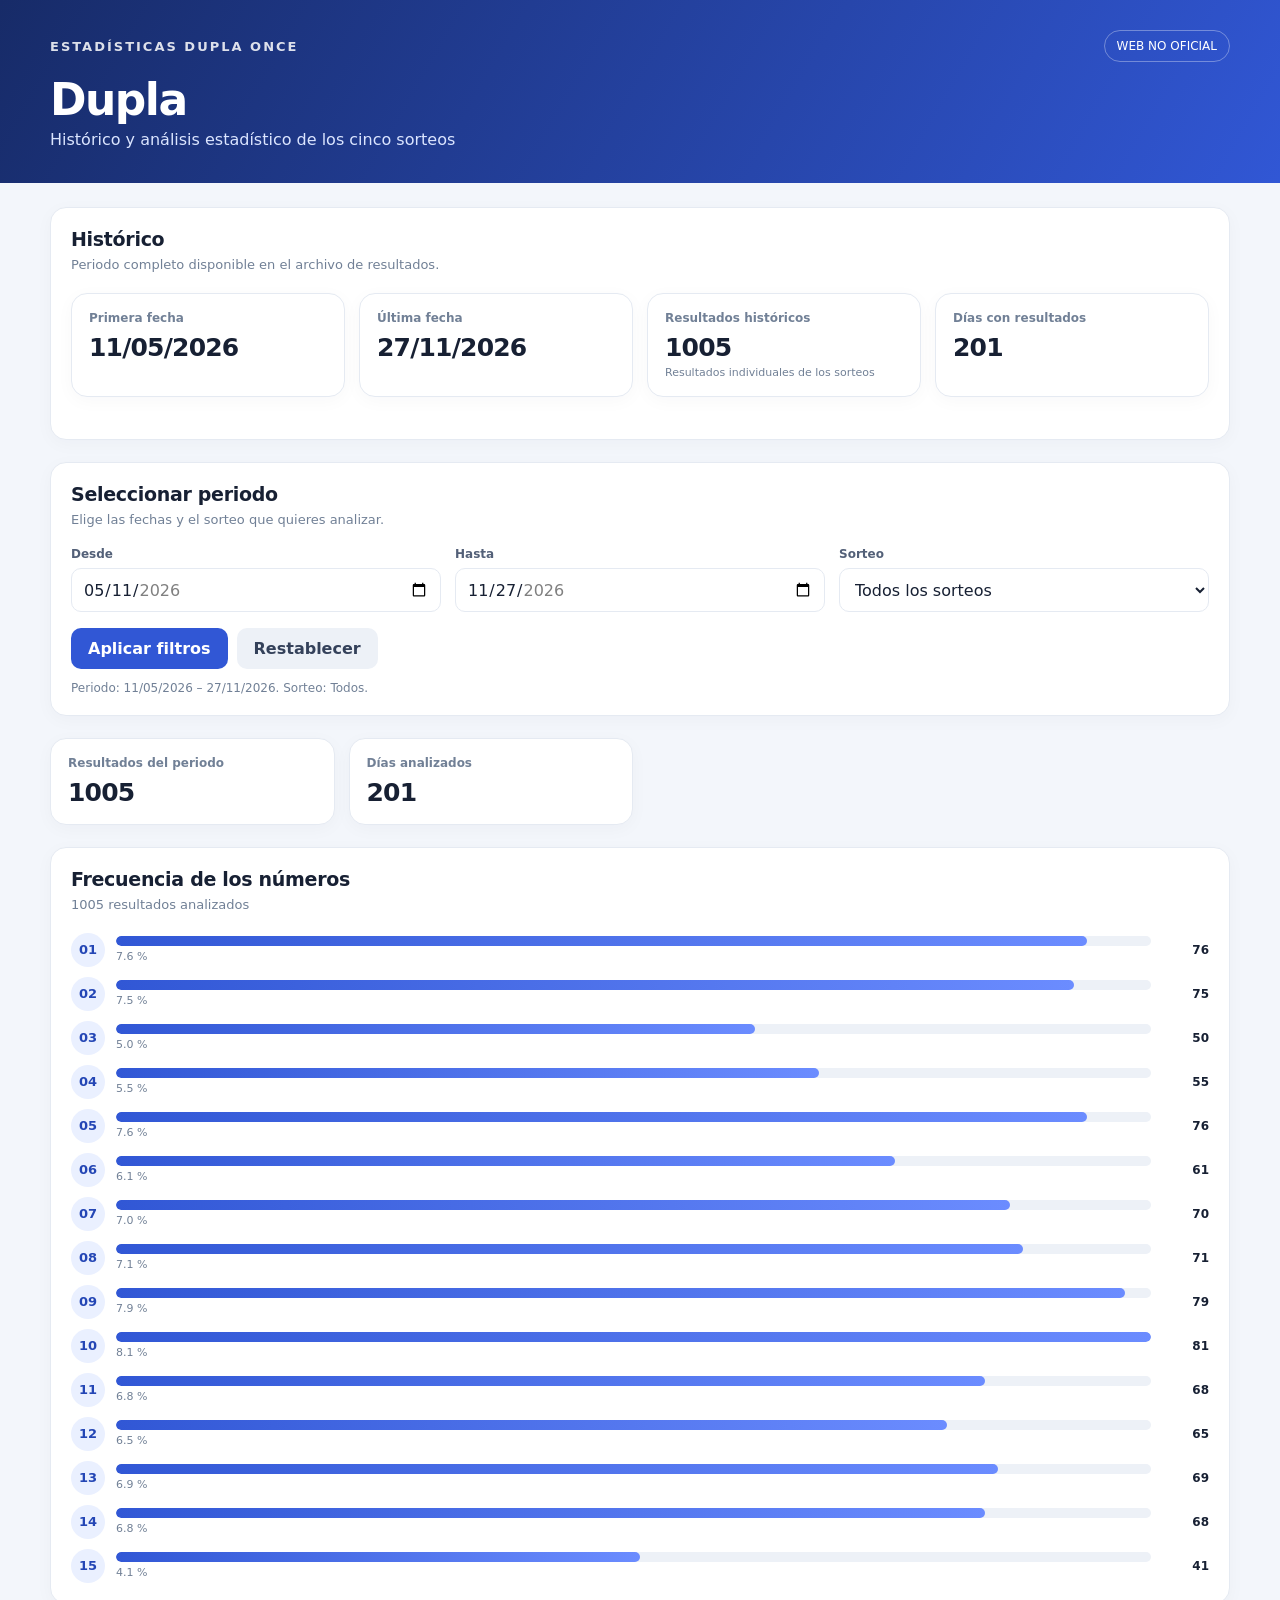
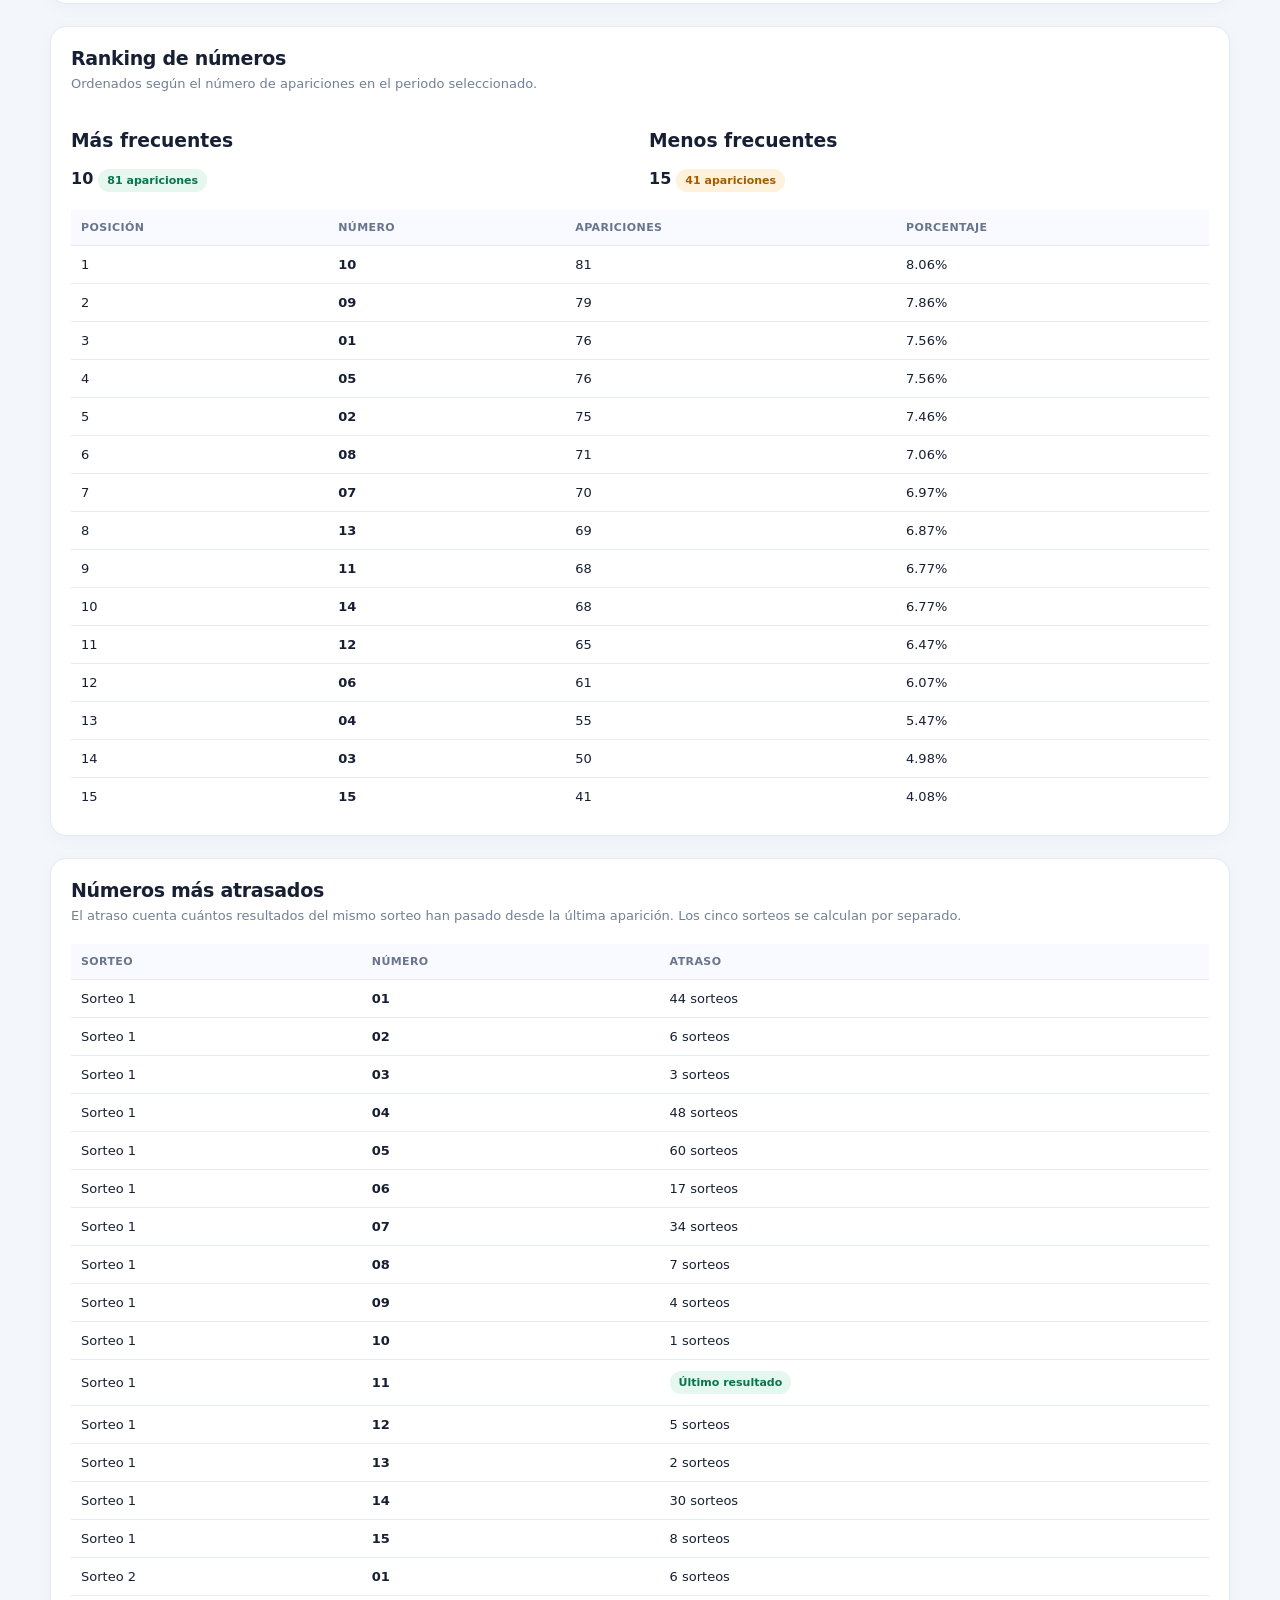
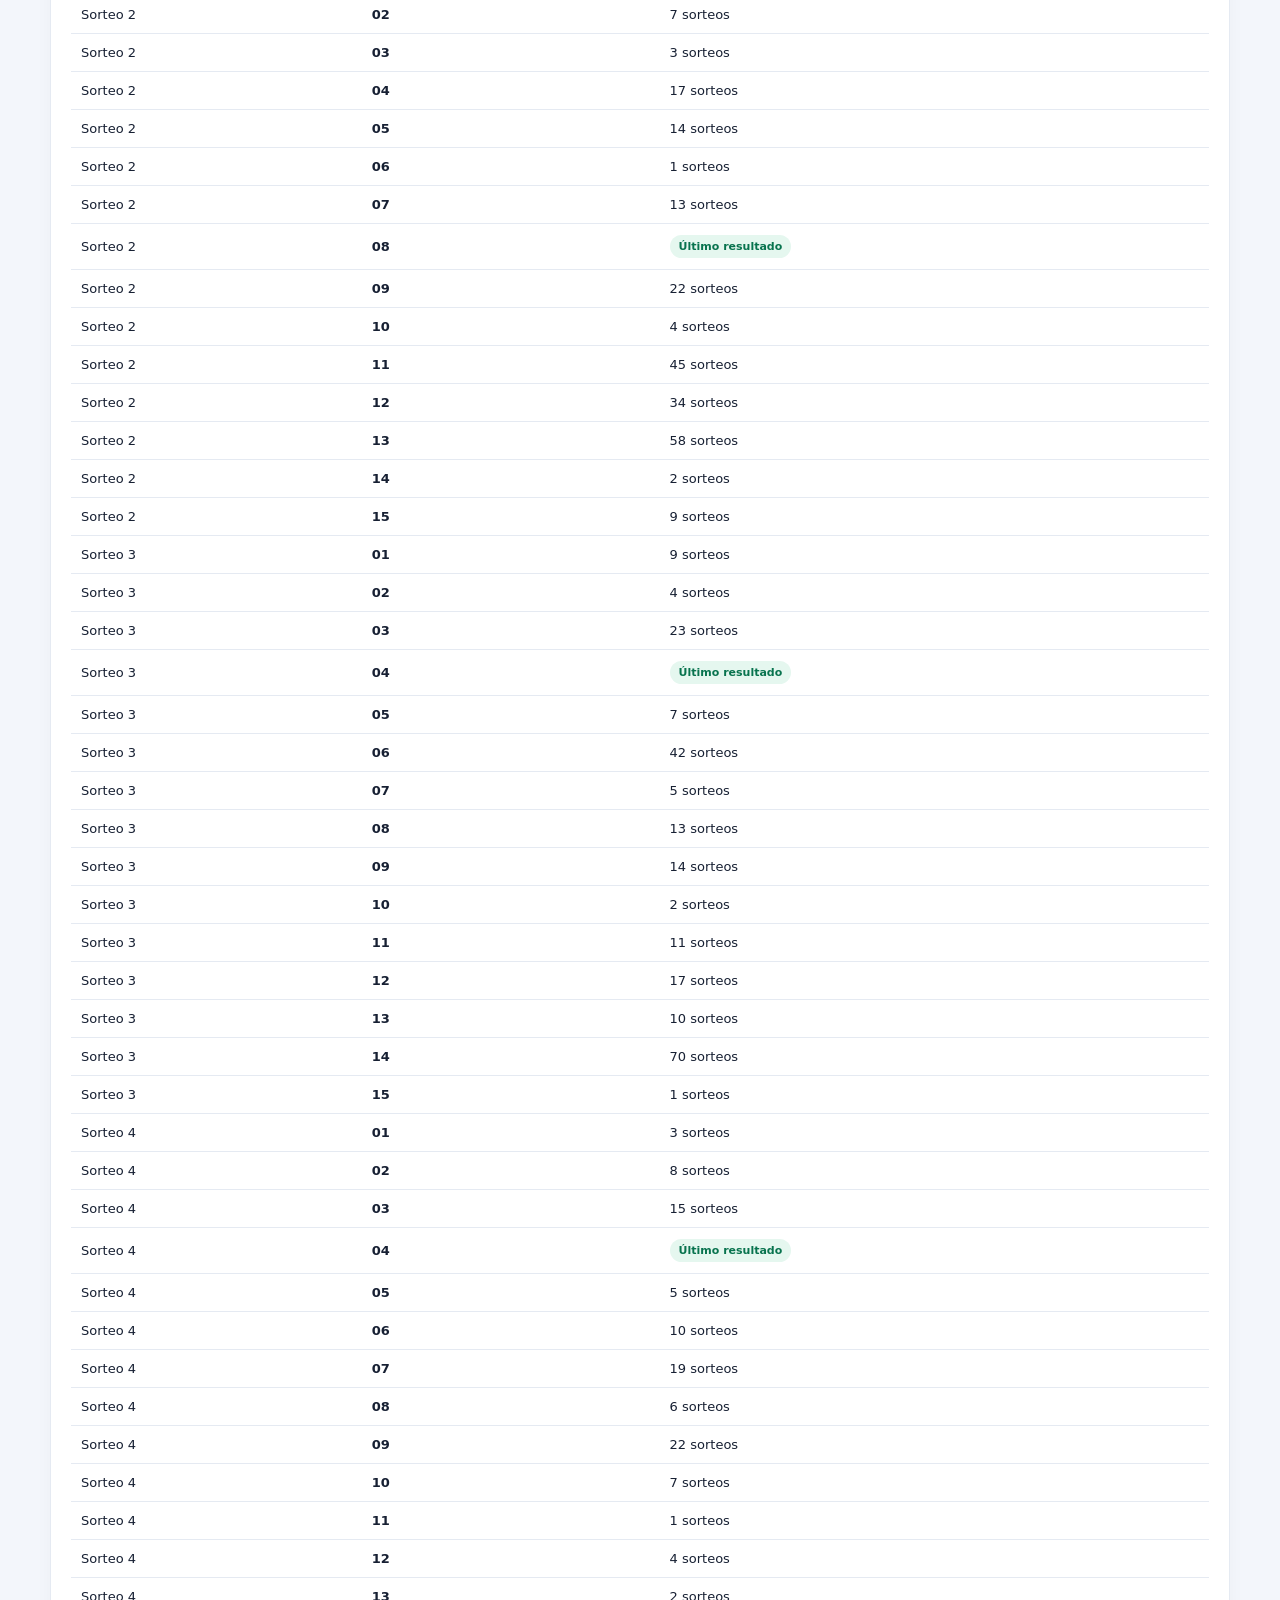
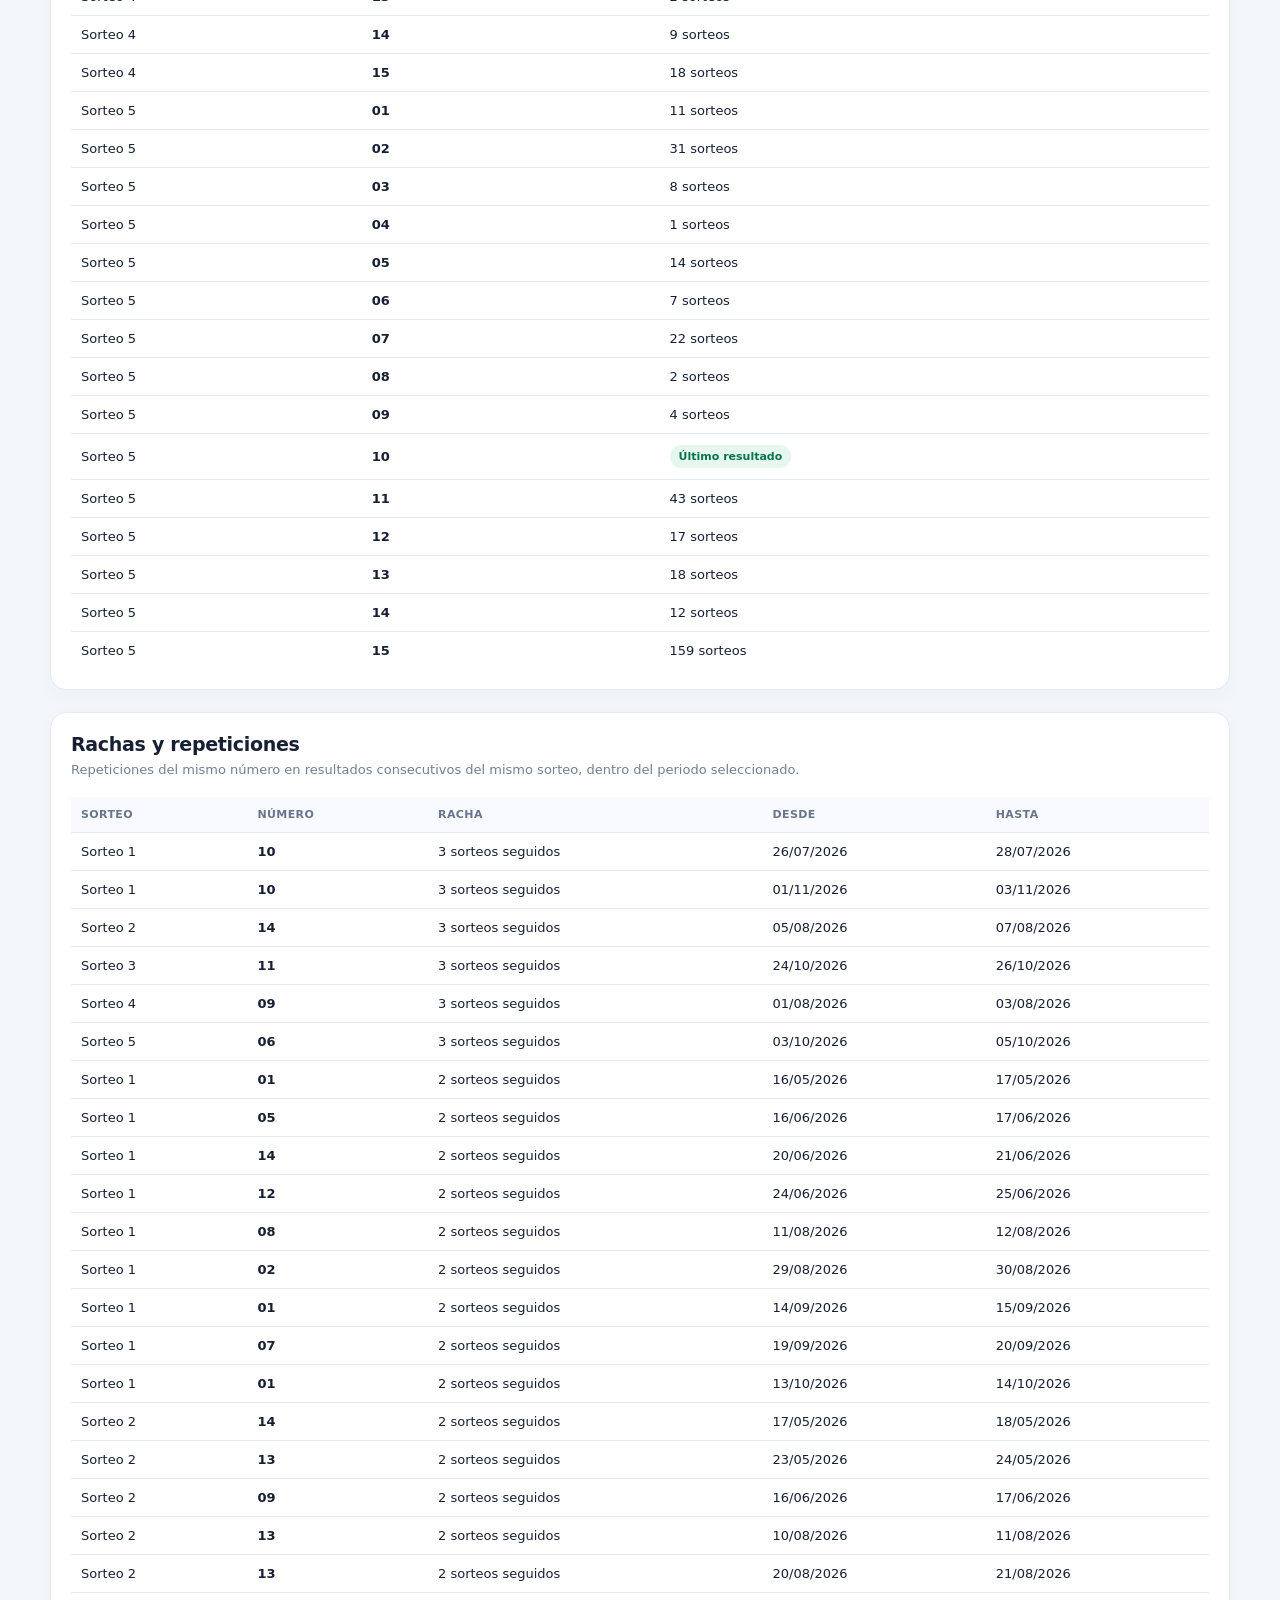
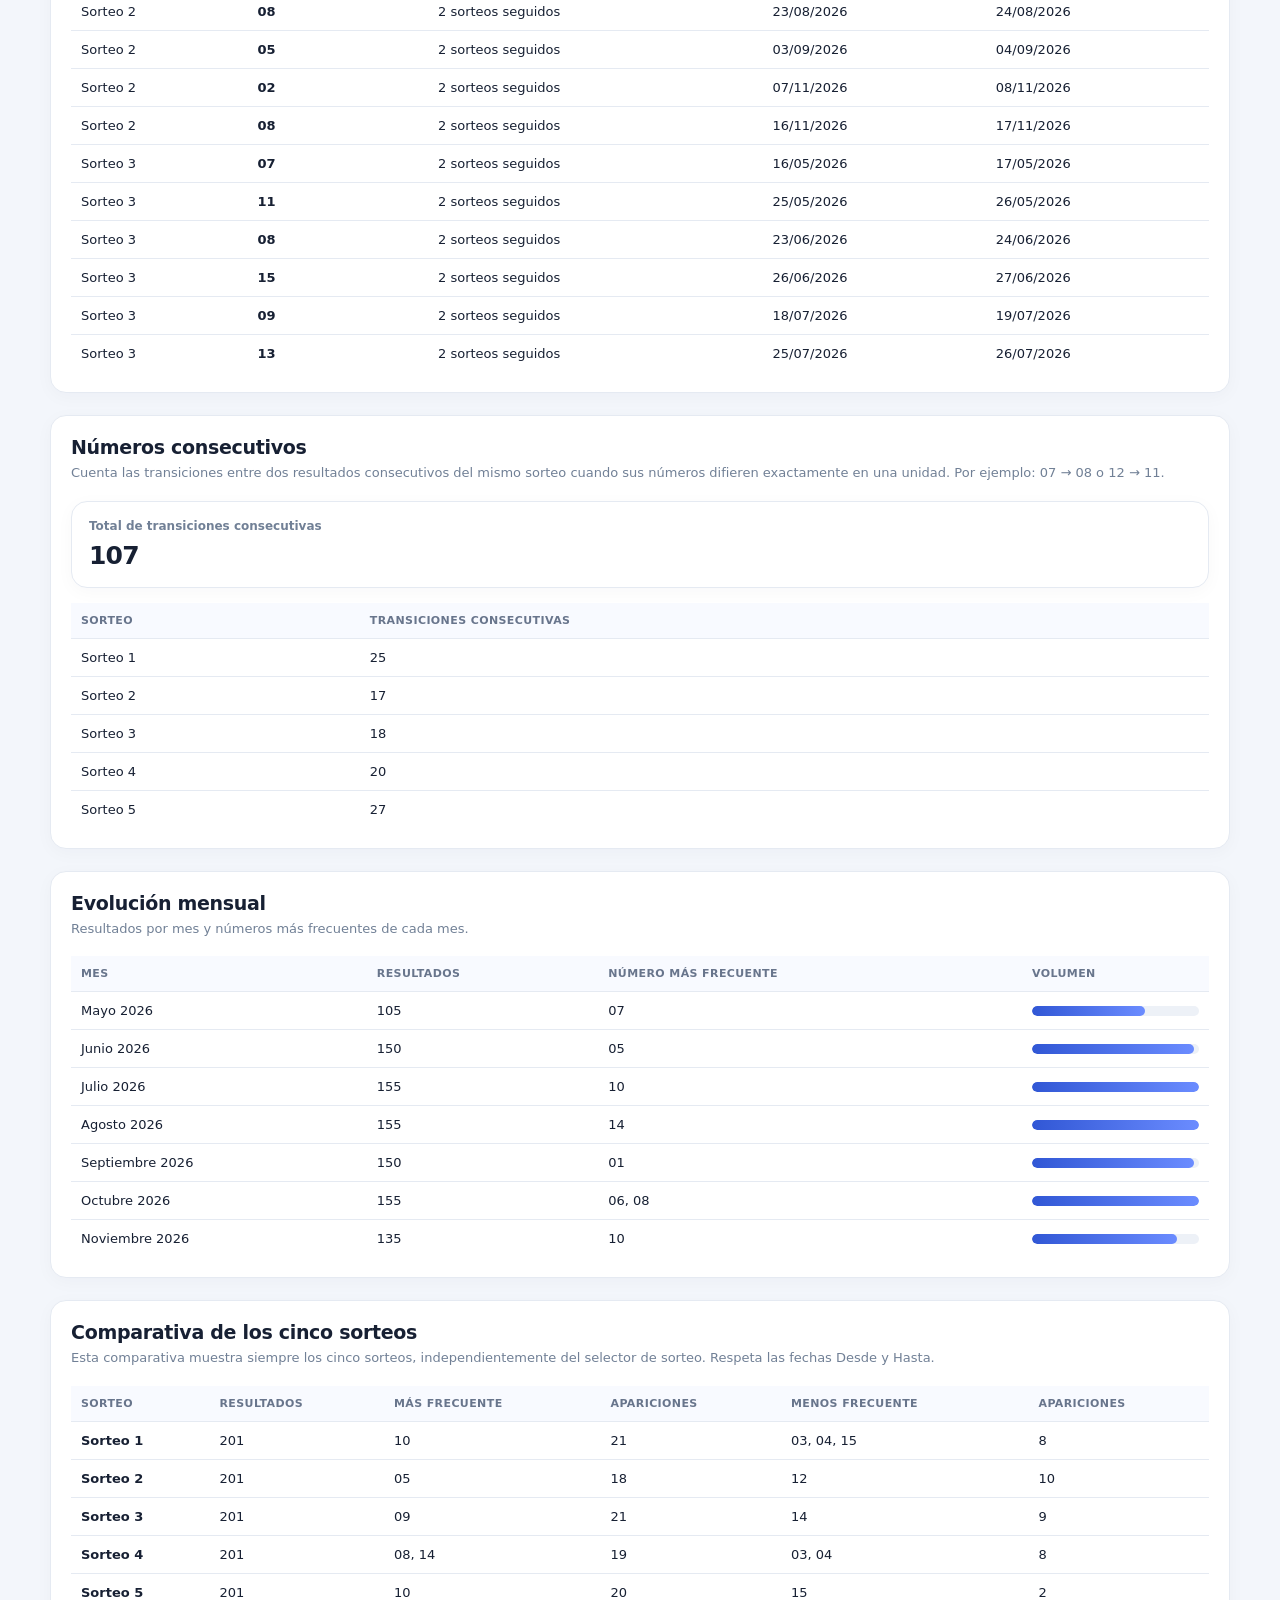
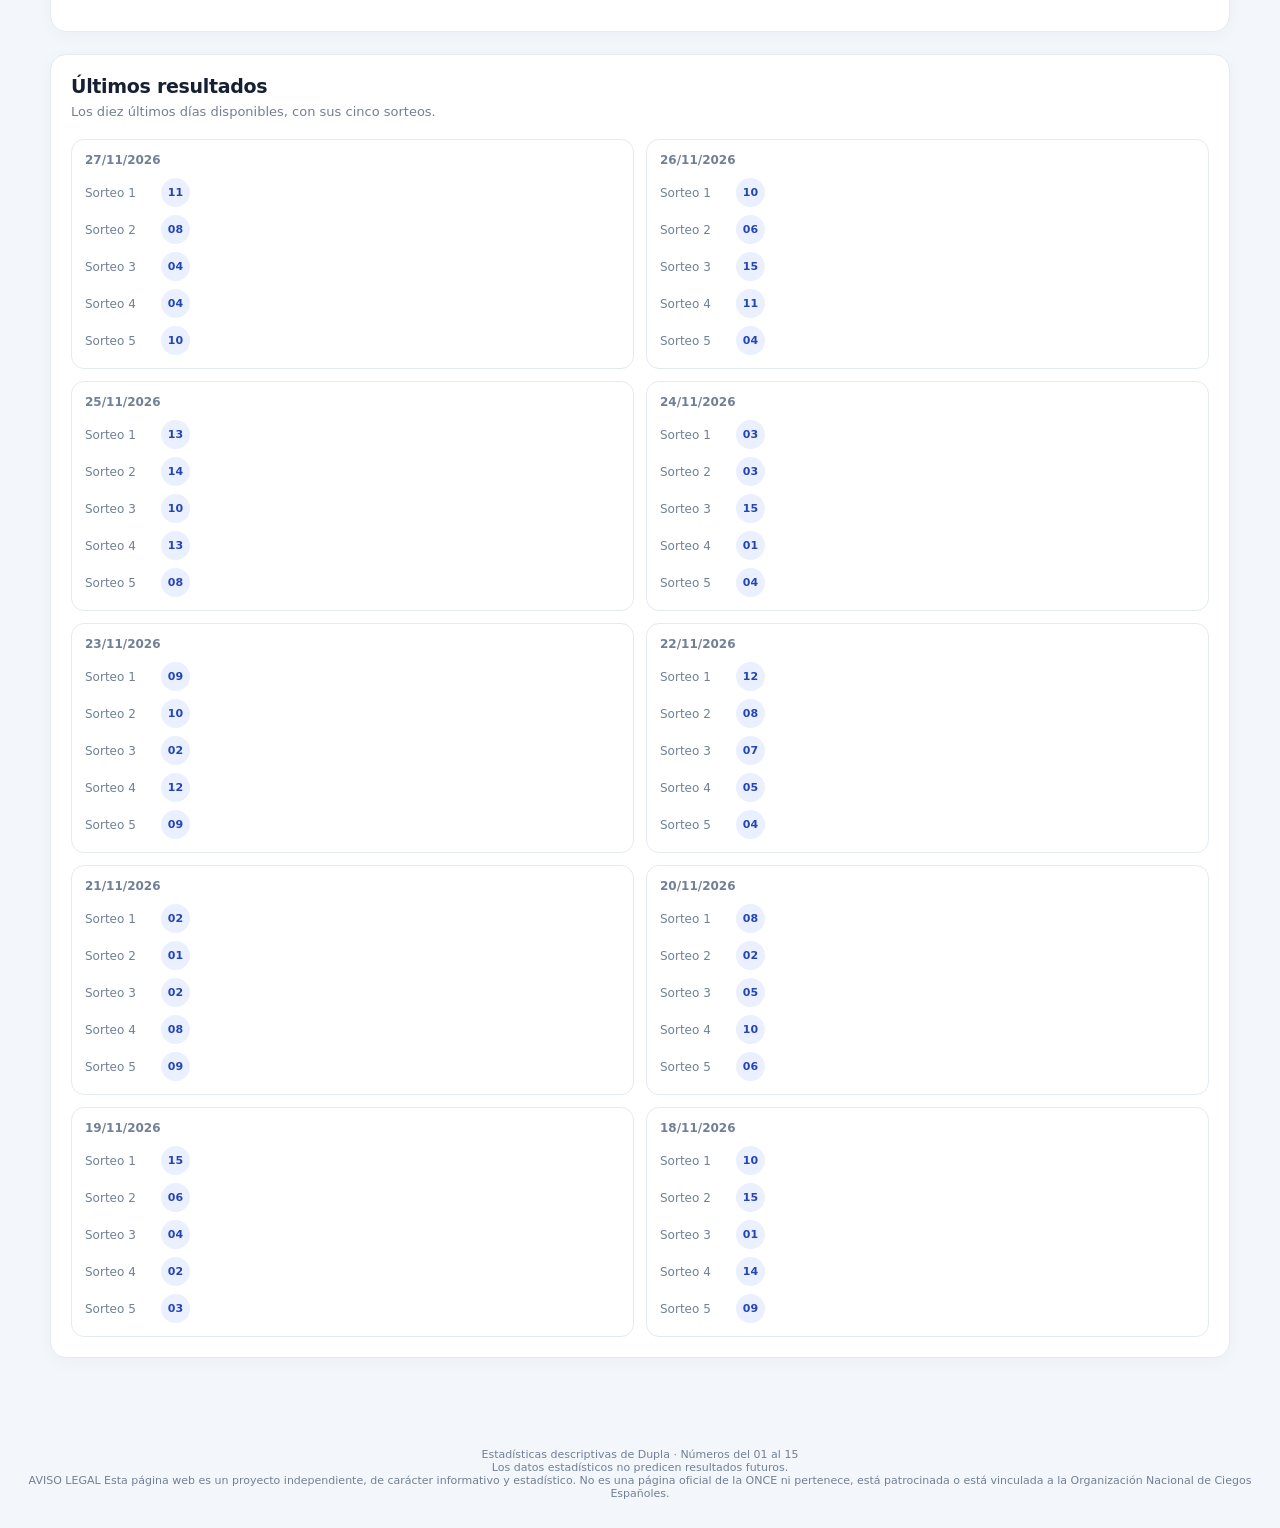
<file: index.html>
<!DOCTYPE html>
<html lang="es">
<head>
  <meta charset="UTF-8">
  <meta name="viewport" content="width=device-width, initial-scale=1.0">
  <meta name="theme-color" content="#172b68">
  <meta name="description" content="Estadísticas e histórico del sorteo ONCE Dupla.">
  <title>Dupla | Estadísticas</title>
  <link rel="stylesheet" href="style.css">
  <script src="stats.js" defer></script>
</head>
<body>

<header>
  <div class="container">
    <div class="header-top">
      <div class="logo">ESTADÍSTICAS DUPLA ONCE</div>
      <div class="header-tag">WEB NO OFICIAL</div>
    </div>
    <h1>Dupla</h1>
    <p>Histórico y análisis estadístico de los cinco sorteos</p>
  </div>
</header>

<main class="container">

  <section class="panel">
    <h2 class="section-title">Histórico</h2>
    <p class="section-subtitle">
      Periodo completo disponible en el archivo de resultados.
    </p>

    <div class="stats-grid">
      <div class="stat-card">
        <div class="stat-label">Primera fecha</div>
        <div class="stat-value" id="primeraFecha">—</div>
      </div>
      <div class="stat-card">
        <div class="stat-label">Última fecha</div>
        <div class="stat-value" id="ultimaFecha">—</div>
      </div>
      <div class="stat-card">
        <div class="stat-label">Resultados históricos</div>
        <div class="stat-value" id="totalHistorico">—</div>
        <div class="stat-note">Resultados individuales de los sorteos</div>
      </div>
      <div class="stat-card">
        <div class="stat-label">Días con resultados</div>
        <div class="stat-value" id="diasHistorico">—</div>
      </div>
    </div>
  </section>

  <section class="panel">
    <h2 class="section-title">Seleccionar periodo</h2>
    <p class="section-subtitle">
      Elige las fechas y el sorteo que quieres analizar.
    </p>

    <div class="filter-grid">
      <div class="field">
        <label for="desde">Desde</label>
        <input type="date" id="desde">
      </div>

      <div class="field">
        <label for="hasta">Hasta</label>
        <input type="date" id="hasta">
      </div>

      <div class="field">
        <label for="sorteo">Sorteo</label>
        <select id="sorteo">
          <option value="todos">Todos los sorteos</option>
          <option value="1">Sorteo 1</option>
          <option value="2">Sorteo 2</option>
          <option value="3">Sorteo 3</option>
          <option value="4">Sorteo 4</option>
          <option value="5">Sorteo 5</option>
        </select>
      </div>
    </div>

    <div class="filter-actions">
      <button class="btn btn-primary" id="aplicar">Aplicar filtros</button>
      <button class="btn btn-secondary" id="reiniciar">Restablecer</button>
    </div>

    <div class="status" id="estado">Cargando histórico…</div>
  </section>

  <section class="stats-grid">
    <div class="stat-card">
      <div class="stat-label">Resultados del periodo</div>
      <div class="stat-value" id="totalFiltrado">—</div>
    </div>
    <div class="stat-card">
      <div class="stat-label">Días analizados</div>
      <div class="stat-value" id="diasFiltrados">—</div>
    </div>
  </section>

  <section class="section-card">
    <h2 class="section-title">Frecuencia de los números</h2>
    <p class="section-subtitle" id="frecuenciaTotal">
      Apariciones de cada número del 01 al 15.
    </p>
    <div class="number-bars" id="frecuencias"></div>
  </section>

  <section class="section-card">
    <h2 class="section-title">Ranking de números</h2>
    <p class="section-subtitle">
      Ordenados según el número de apariciones en el periodo seleccionado.
    </p>

    <div class="two-columns">
      <div>
        <h3>Más frecuentes</h3>
        <div id="masFrecuentes"></div>
      </div>
      <div>
        <h3>Menos frecuentes</h3>
        <div id="menosFrecuentes"></div>
      </div>
    </div>

    <div class="table-wrap" style="margin-top:18px">
      <table>
        <thead>
          <tr>
            <th>Posición</th>
            <th>Número</th>
            <th>Apariciones</th>
            <th>Porcentaje</th>
          </tr>
        </thead>
        <tbody id="tablaRanking"></tbody>
      </table>
    </div>
  </section>

  <section class="section-card">
    <h2 class="section-title">Números más atrasados</h2>
    <p class="section-subtitle">
      El atraso cuenta cuántos resultados del mismo sorteo han pasado
      desde la última aparición. Los cinco sorteos se calculan por separado.
    </p>

    <div class="table-wrap">
      <table>
        <thead>
          <tr>
            <th>Sorteo</th>
            <th>Número</th>
            <th>Atraso</th>
          </tr>
        </thead>
        <tbody id="tablaAtrasos"></tbody>
      </table>
    </div>
  </section>

  <section class="section-card">
    <h2 class="section-title">Rachas y repeticiones</h2>
    <p class="section-subtitle">
      Repeticiones del mismo número en resultados consecutivos
      del mismo sorteo, dentro del periodo seleccionado.
    </p>

    <div class="table-wrap">
      <table>
        <thead>
          <tr>
            <th>Sorteo</th>
            <th>Número</th>
            <th>Racha</th>
            <th>Desde</th>
            <th>Hasta</th>
          </tr>
        </thead>
        <tbody id="tablaRachas"></tbody>
      </table>
    </div>
  </section>

  <section class="section-card">
    <h2 class="section-title">Números consecutivos</h2>
    <p class="section-subtitle">
      Cuenta las transiciones entre dos resultados consecutivos del mismo
      sorteo cuando sus números difieren exactamente en una unidad.
      Por ejemplo: 07 → 08 o 12 → 11.
    </p>

    <div class="stat-card" style="margin-bottom:15px">
      <div class="stat-label">Total de transiciones consecutivas</div>
      <div class="stat-value" id="totalConsecutivos">0</div>
    </div>

    <div class="table-wrap">
      <table>
        <thead>
          <tr>
            <th>Sorteo</th>
            <th>Transiciones consecutivas</th>
          </tr>
        </thead>
        <tbody id="tablaConsecutivos"></tbody>
      </table>
    </div>
  </section>

  <section class="section-card">
    <h2 class="section-title">Evolución mensual</h2>
    <p class="section-subtitle">
      Resultados por mes y números más frecuentes de cada mes.
    </p>

    <div class="table-wrap">
      <table>
        <thead>
          <tr>
            <th>Mes</th>
            <th>Resultados</th>
            <th>Número más frecuente</th>
            <th>Volumen</th>
          </tr>
        </thead>
        <tbody id="graficoMensual"></tbody>
      </table>
    </div>
  </section>

  <section class="section-card">
    <h2 class="section-title">Comparativa de los cinco sorteos</h2>
    <p class="section-subtitle">
      Esta comparativa muestra siempre los cinco sorteos,
      independientemente del selector de sorteo. Respeta las fechas
      Desde y Hasta.
    </p>

    <div class="table-wrap">
      <table>
        <thead>
          <tr>
            <th>Sorteo</th>
            <th>Resultados</th>
            <th>Más frecuente</th>
            <th>Apariciones</th>
            <th>Menos frecuente</th>
            <th>Apariciones</th>
          </tr>
        </thead>
        <tbody id="tablaComparativa"></tbody>
      </table>
    </div>
  </section>

  <section class="section-card">
    <h2 class="section-title">Últimos resultados</h2>
    <p class="section-subtitle">
      Los diez últimos días disponibles, con sus cinco sorteos.
    </p>

    <div class="results-grid" id="ultimosResultados"></div>
  </section>

</main>

<footer>
  Estadísticas descriptivas de Dupla · Números del 01 al 15
  <br>
  Los datos estadísticos no predicen resultados futuros.
  <br>
  AVISO LEGAL
Esta página web es un proyecto independiente, de carácter informativo y estadístico. No es una página oficial de la ONCE ni pertenece, está patrocinada o está vinculada a la Organización Nacional de Ciegos Españoles.
</footer>

</body>
</html>
</file>
<file: style.css>
:root {
  --bg: #f3f6fb;
  --surface: #ffffff;
  --text: #172033;
  --muted: #718096;
  --primary: #3157d5;
  --primary-light: #eaf0ff;
  --border: #e5eaf2;
  --green: #15966b;
  --orange: #d97706;
  --red: #dc5454;
  --radius: 16px;
  font-family: Inter, system-ui, -apple-system, BlinkMacSystemFont, "Segoe UI", sans-serif;
}

* {
  box-sizing: border-box;
}

body {
  margin: 0;
  background: var(--bg);
  color: var(--text);
}

button, input, select {
  font: inherit;
}

.container {
  width: min(1180px, calc(100% - 32px));
  margin: 0 auto;
}

header {
  background: linear-gradient(120deg, #172b68, #3157d5);
  color: white;
  padding: 30px 0 34px;
}

.header-top {
  display: flex;
  justify-content: space-between;
  align-items: center;
  gap: 16px;
}

.logo {
  font-size: 13px;
  font-weight: 800;
  letter-spacing: 2px;
  opacity: .85;
}

header h1 {
  margin: 12px 0 5px;
  font-size: clamp(30px, 5vw, 44px);
  letter-spacing: -1.5px;
}

header p {
  margin: 0;
  color: #dbe5ff;
}

.header-tag {
  padding: 8px 12px;
  border: 1px solid #ffffff55;
  border-radius: 30px;
  font-size: 12px;
  white-space: nowrap;
}

main {
  padding: 24px 0 50px;
}

.panel, .stat-card, .section-card {
  background: var(--surface);
  border: 1px solid var(--border);
  border-radius: var(--radius);
  box-shadow: 0 4px 18px #1b2b4a08;
}

.panel {
  padding: 20px;
  margin-bottom: 22px;
}

.section-title {
  margin: 0 0 5px;
  font-size: 19px;
  letter-spacing: -.3px;
}

.section-subtitle {
  margin: 0 0 18px;
  color: var(--muted);
  font-size: 13px;
  line-height: 1.5;
}

.filter-grid {
  display: grid;
  grid-template-columns: repeat(3, 1fr);
  gap: 14px;
  align-items: end;
}

.field label {
  display: block;
  margin-bottom: 7px;
  color: #536078;
  font-size: 12px;
  font-weight: 700;
}

.field input, .field select {
  width: 100%;
  min-height: 44px;
  padding: 9px 11px;
  color: var(--text);
  background: #fff;
  border: 1px solid var(--border);
  border-radius: 10px;
  outline: none;
}

.field input:focus, .field select:focus {
  border-color: var(--primary);
  box-shadow: 0 0 0 3px #3157d51a;
}

.filter-actions {
  display: flex;
  gap: 9px;
  margin-top: 16px;
}

.btn {
  border: 0;
  border-radius: 10px;
  padding: 11px 17px;
  cursor: pointer;
  font-weight: 700;
  transition: .15s ease;
}

.btn-primary {
  color: white;
  background: var(--primary);
}

.btn-primary:hover {
  background: #2446b5;
}

.btn-secondary {
  color: #34415a;
  background: #edf1f7;
}

.btn-secondary:hover {
  background: #e0e6f0;
}

.status {
  margin-top: 12px;
  color: var(--muted);
  font-size: 12px;
}

.status.error {
  color: var(--red);
}

.stats-grid {
  display: grid;
  grid-template-columns: repeat(4, 1fr);
  gap: 14px;
  margin-bottom: 22px;
}

.stat-card {
  padding: 17px;
  min-width: 0;
}

.stat-label {
  color: var(--muted);
  font-size: 12px;
  font-weight: 700;
}

.stat-value {
  margin-top: 8px;
  font-size: 25px;
  font-weight: 800;
  letter-spacing: -.8px;
  overflow-wrap: anywhere;
}

.stat-note {
  margin-top: 4px;
  color: var(--muted);
  font-size: 11px;
}

.section-card {
  padding: 20px;
  margin-bottom: 22px;
  min-width: 0;
}

.two-columns {
  display: grid;
  grid-template-columns: 1fr 1fr;
  gap: 18px;
}

.number-bars {
  display: grid;
  gap: 10px;
}

.bar-row {
  display: grid;
  grid-template-columns: 35px 1fr 48px;
  gap: 10px;
  align-items: center;
}

.ball {
  display: inline-flex;
  width: 34px;
  height: 34px;
  align-items: center;
  justify-content: center;
  border-radius: 50%;
  color: #2446b5;
  background: var(--primary-light);
  font-size: 13px;
  font-weight: 800;
  flex-shrink: 0;
}

.bar-track {
  height: 10px;
  background: #edf1f7;
  border-radius: 20px;
  overflow: hidden;
}

.bar-fill {
  height: 100%;
  background: linear-gradient(90deg, #3157d5, #6b8cff);
  border-radius: 20px;
}

.bar-value {
  text-align: right;
  font-size: 12px;
  font-weight: 800;
  font-variant-numeric: tabular-nums;
}

.table-wrap {
  width: 100%;
  overflow-x: auto;
}

table {
  width: 100%;
  border-collapse: collapse;
  font-size: 13px;
  min-width: 420px;
}

th, td {
  padding: 11px 10px;
  border-bottom: 1px solid var(--border);
  text-align: left;
  white-space: nowrap;
}

th {
  color: #68758c;
  background: #f8faff;
  font-size: 11px;
  text-transform: uppercase;
  letter-spacing: .4px;
}

tbody tr:last-child td {
  border-bottom: 0;
}

td strong {
  font-weight: 800;
}

.pill {
  display: inline-block;
  padding: 5px 9px;
  border-radius: 20px;
  background: #edf1f7;
  color: #42516b;
  font-size: 11px;
  font-weight: 700;
}

.pill.good {
  color: #08734e;
  background: #e5f7ef;
}

.pill.warn {
  color: #a45b00;
  background: #fff2dc;
}

.month-bars {
  display: grid;
  gap: 12px;
}

.month-row {
  display: grid;
  grid-template-columns: 85px 1fr 35px;
  gap: 10px;
  align-items: center;
  font-size: 12px;
}

.month-name {
  font-weight: 700;
}

.results-grid {
  display: grid;
  grid-template-columns: repeat(2, 1fr);
  gap: 12px;
}

.result-card {
  border: 1px solid var(--border);
  border-radius: 13px;
  padding: 13px;
}

.result-date {
  color: var(--muted);
  font-size: 12px;
  font-weight: 700;
  margin-bottom: 11px;
}

.result-draws {
  display: grid;
  gap: 8px;
}

.result-draw-line {
  display: flex;
  align-items: center;
  gap: 8px;
  font-size: 12px;
}

.result-draw-line > span:first-child {
  width: 68px;
  color: var(--muted);
  flex-shrink: 0;
}

.result-numbers {
  display: flex;
  flex-wrap: wrap;
  gap: 5px;
}

.result-numbers .ball {
  width: 29px;
  height: 29px;
  font-size: 11px;
}

.empty {
  padding: 22px;
  text-align: center;
  color: var(--muted);
  background: #f8faff;
  border-radius: 12px;
  font-size: 13px;
}

footer {
  padding: 18px 0 28px;
  color: var(--muted);
  text-align: center;
  font-size: 11px;
}

@media (max-width: 760px) {
  .stats-grid {
    grid-template-columns: repeat(2, 1fr);
  }

  .two-columns {
    grid-template-columns: 1fr;
  }

  .filter-grid {
    grid-template-columns: 1fr;
  }

  .results-grid {
    grid-template-columns: 1fr;
  }

  .section-card, .panel {
    padding: 16px;
  }

  header {
    padding: 24px 0 28px;
  }
}

@media (max-width: 380px) {
  .container {
    width: calc(100% - 22px);
  }

  .header-tag {
    display: none;
  }

  .stat-value {
    font-size: 22px;
  }
}
</file>
